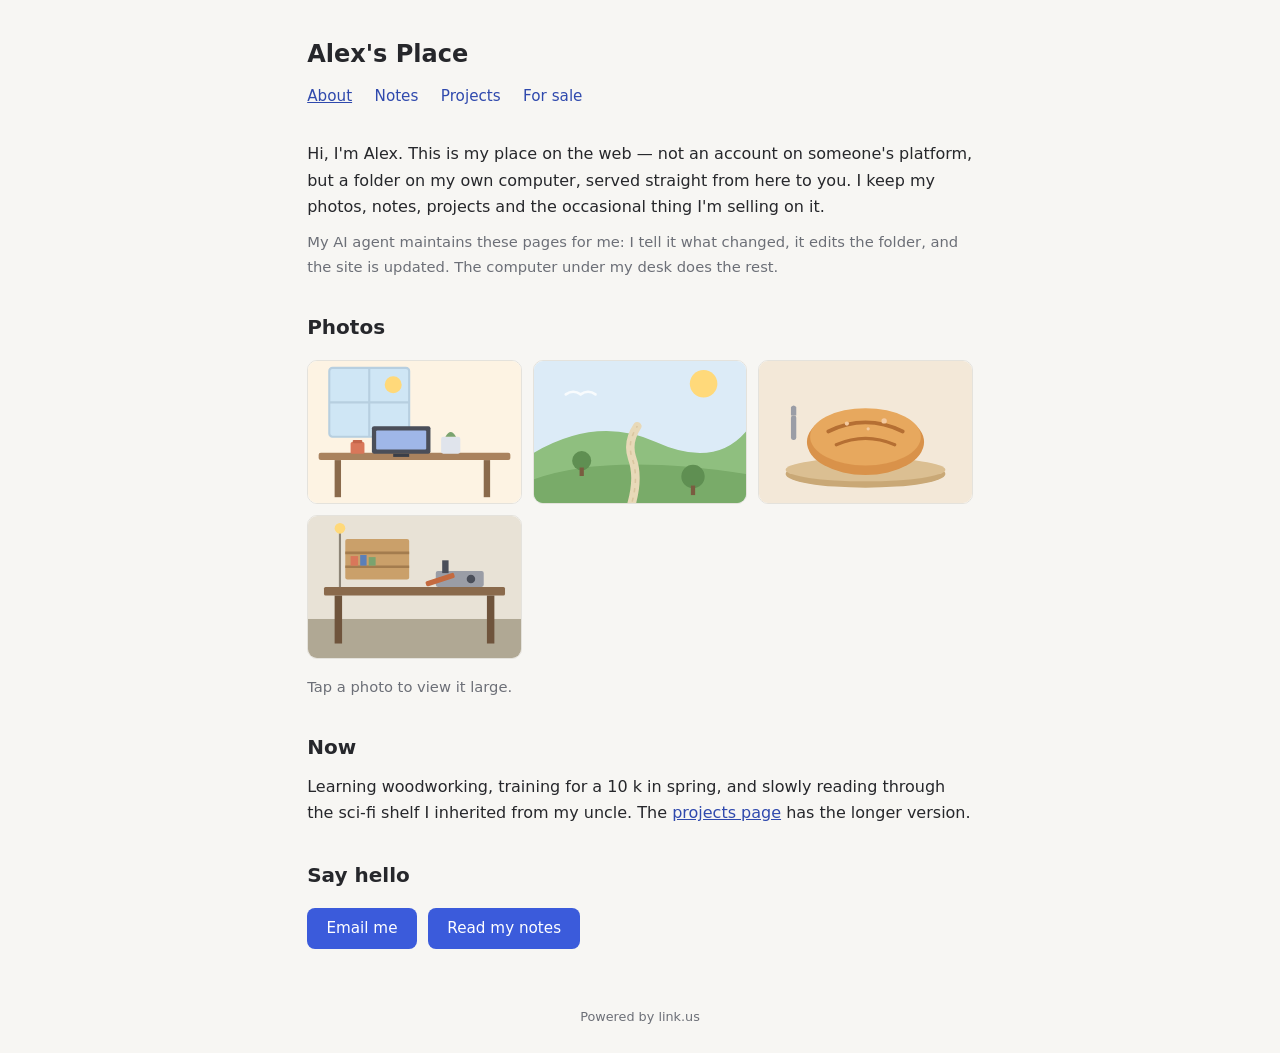
<file: web/starter/index.html>
<!doctype html>
<html lang="en">
<head>
<meta charset="utf-8">
<meta name="viewport" content="width=device-width, initial-scale=1">
<title>Alex's Place</title>
<link rel="stylesheet" href="style.css">
</head>
<body>
<div class="wrap">
  <header><h1><a href="index.html">Alex's Place</a></h1></header>
  <nav>
    <a href="index.html" aria-current="page">About</a>
    <a href="notes.html">Notes</a>
    <a href="projects.html">Projects</a>
    <a href="for-sale.html">For sale</a>
  </nav>

  <p>Hi, I'm Alex. This is my place on the web — not an account on
  someone's platform, but a folder on my own computer, served straight
  from here to you. I keep my photos, notes, projects and the occasional
  thing I'm selling on it.</p>

  <p class="muted">My AI agent maintains these pages for me: I tell it
  what changed, it edits the folder, and the site is updated. The
  computer under my desk does the rest.</p>

  <h2>Photos</h2>
  <div class="gallery">
    <img src="photos/desk.svg" alt="My desk by the window, morning light">
    <img src="photos/trail.svg" alt="The hill trail I run on Sundays">
    <img src="photos/loaf.svg" alt="Saturday's sourdough, best one yet">
    <img src="photos/workbench.svg" alt="The garage workbench, mid-project">
  </div>
  <p class="muted">Tap a photo to view it large.</p>

  <h2>Now</h2>
  <p>Learning woodworking, training for a 10&nbsp;k in spring, and slowly
  reading through the sci-fi shelf I inherited from my uncle. The
  <a href="projects.html">projects page</a> has the longer version.</p>

  <h2>Say hello</h2>
  <p>
    <a class="btn" href="mailto:alex@example.com">Email me</a>
    <a class="btn" href="notes.html">Read my notes</a>
  </p>
</div>

<div id="lightbox" aria-hidden="true"><img alt=""></div>
<script>
// A tiny gallery lightbox. The site's own scripts run because a
// published site has its own origin; keep offline.html script-free —
// scripts never run there.
(function () {
  var box = document.getElementById("lightbox");
  var big = box.querySelector("img");
  document.querySelectorAll(".gallery img").forEach(function (img) {
    img.addEventListener("click", function () {
      big.src = img.src;
      big.alt = img.alt;
      box.classList.add("open");
    });
  });
  box.addEventListener("click", function () { box.classList.remove("open"); });
  document.addEventListener("keydown", function (e) {
    if (e.key === "Escape") box.classList.remove("open");
  });
})();
</script>
<footer class="powered"><a href="https://link.us" target="_blank" rel="noopener">Powered by link.us</a></footer>
</body>
</html>
</file>
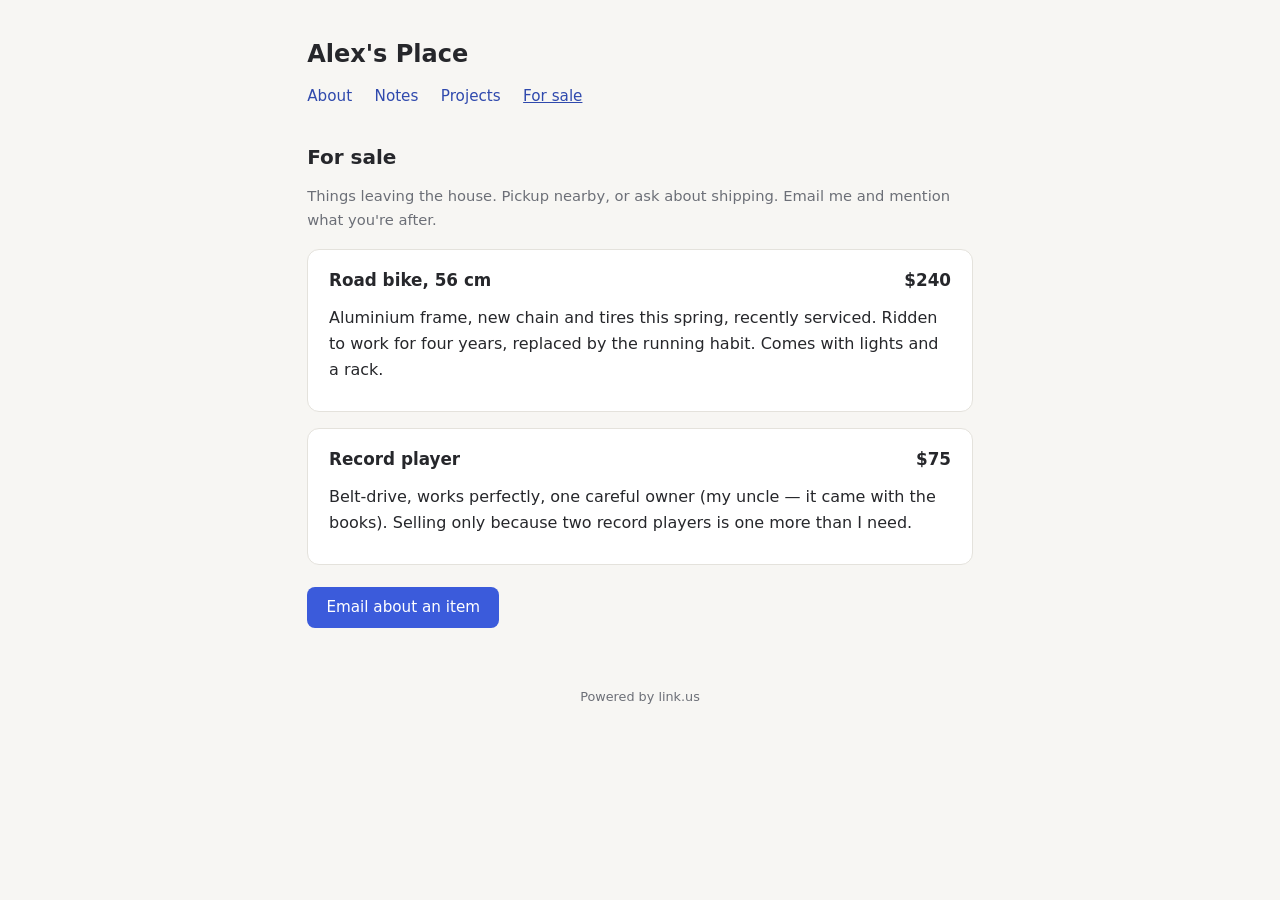
<file: web/starter/for-sale.html>
<!doctype html>
<html lang="en">
<head>
<meta charset="utf-8">
<meta name="viewport" content="width=device-width, initial-scale=1">
<title>For sale — Alex's Place</title>
<link rel="stylesheet" href="style.css">
</head>
<body>
<div class="wrap">
  <header><h1><a href="index.html">Alex's Place</a></h1></header>
  <nav>
    <a href="index.html">About</a>
    <a href="notes.html">Notes</a>
    <a href="projects.html">Projects</a>
    <a href="for-sale.html" aria-current="page">For sale</a>
  </nav>

  <h2>For sale</h2>
  <p class="muted">Things leaving the house. Pickup nearby, or ask about
  shipping. Email me and mention what you're after.</p>

  <div class="card">
    <h3>Road bike, 56&nbsp;cm <span class="price">$240</span></h3>
    <p>Aluminium frame, new chain and tires this spring, recently
    serviced. Ridden to work for four years, replaced by the running
    habit. Comes with lights and a rack.</p>
  </div>

  <div class="card">
    <h3>Record player <span class="price">$75</span></h3>
    <p>Belt-drive, works perfectly, one careful owner (my uncle — it came
    with the books). Selling only because two record players is one more
    than I need.</p>
  </div>

  <p>
    <a class="btn" href="mailto:alex@example.com?subject=For%20sale">Email about an item</a>
  </p>
</div>
<footer class="powered"><a href="https://link.us" target="_blank" rel="noopener">Powered by link.us</a></footer>
</body>
</html>
</file>
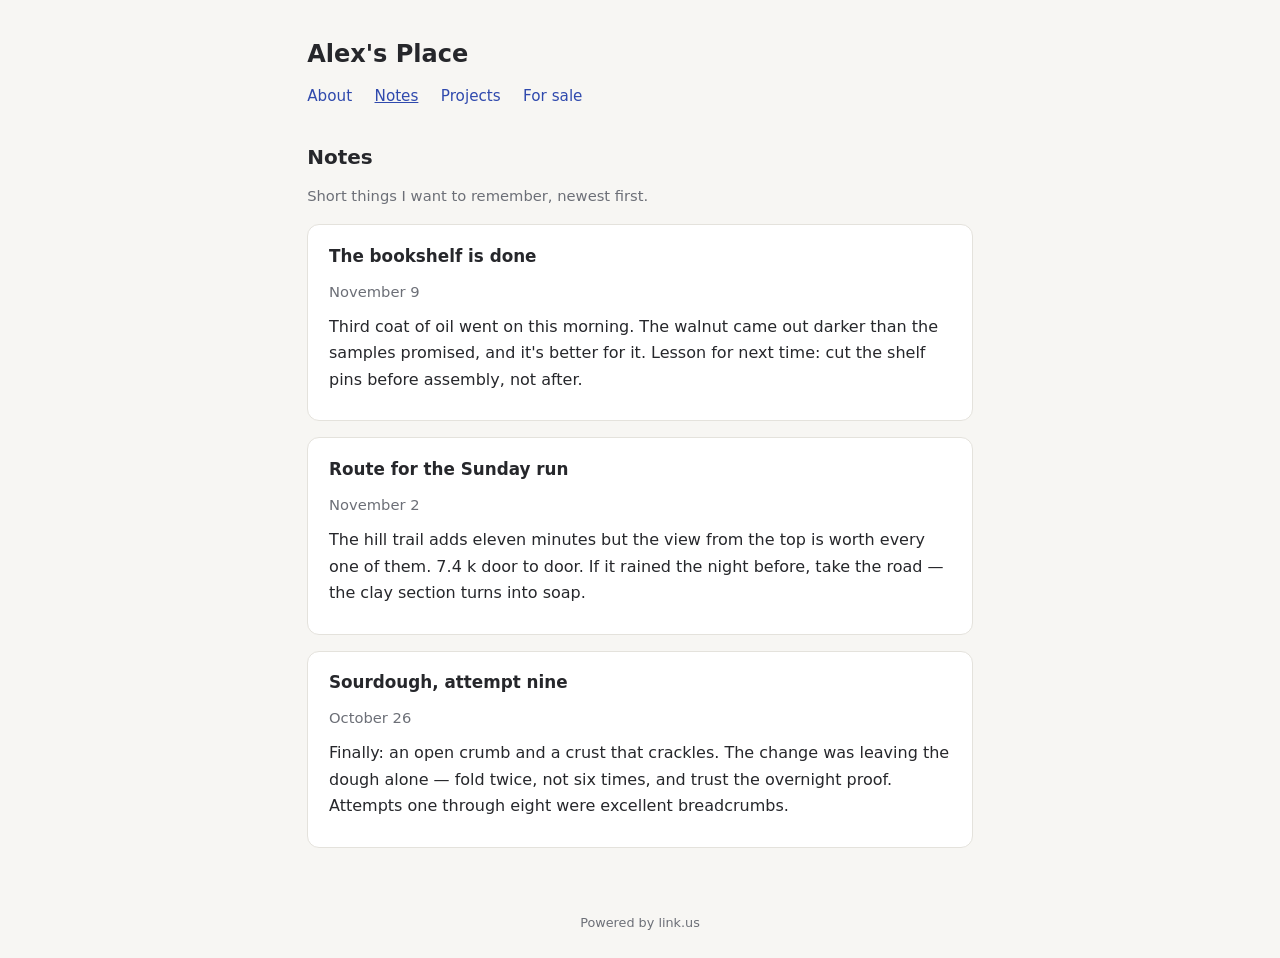
<file: web/starter/notes.html>
<!doctype html>
<html lang="en">
<head>
<meta charset="utf-8">
<meta name="viewport" content="width=device-width, initial-scale=1">
<title>Notes — Alex's Place</title>
<link rel="stylesheet" href="style.css">
</head>
<body>
<div class="wrap">
  <header><h1><a href="index.html">Alex's Place</a></h1></header>
  <nav>
    <a href="index.html">About</a>
    <a href="notes.html" aria-current="page">Notes</a>
    <a href="projects.html">Projects</a>
    <a href="for-sale.html">For sale</a>
  </nav>

  <h2>Notes</h2>
  <p class="muted">Short things I want to remember, newest first.</p>

  <div class="card">
    <h3>The bookshelf is done</h3>
    <p class="muted">November 9</p>
    <p>Third coat of oil went on this morning. The walnut came out darker
    than the samples promised, and it's better for it. Lesson for next
    time: cut the shelf pins before assembly, not after.</p>
  </div>

  <div class="card">
    <h3>Route for the Sunday run</h3>
    <p class="muted">November 2</p>
    <p>The hill trail adds eleven minutes but the view from the top is
    worth every one of them. 7.4&nbsp;k door to door. If it rained the
    night before, take the road — the clay section turns into soap.</p>
  </div>

  <div class="card">
    <h3>Sourdough, attempt nine</h3>
    <p class="muted">October 26</p>
    <p>Finally: an open crumb and a crust that crackles. The change was
    leaving the dough alone — fold twice, not six times, and trust the
    overnight proof. Attempts one through eight were excellent
    breadcrumbs.</p>
  </div>
</div>
<footer class="powered"><a href="https://link.us" target="_blank" rel="noopener">Powered by link.us</a></footer>
</body>
</html>
</file>
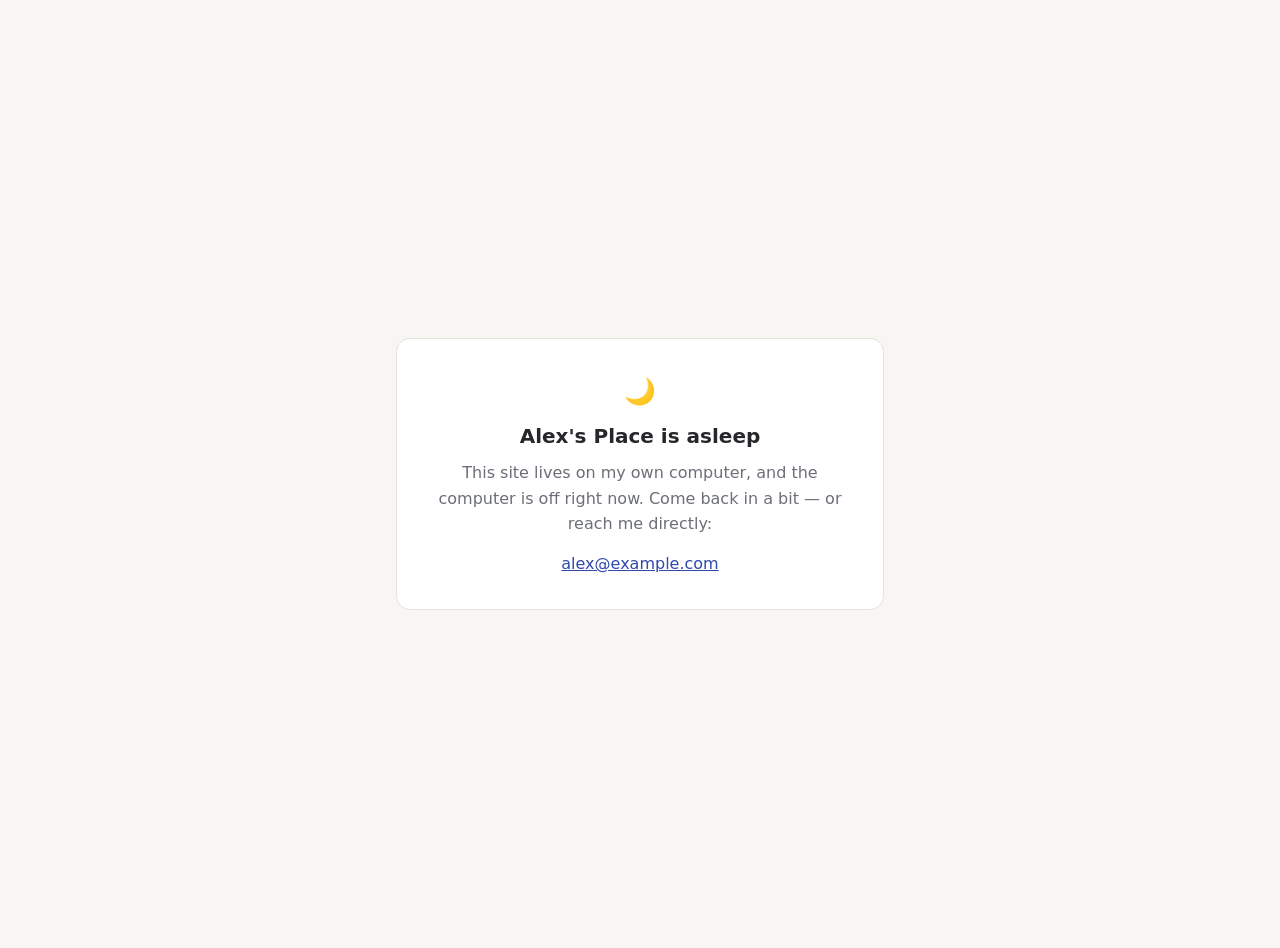
<file: web/starter/offline.html>
<!doctype html>
<html lang="en">
<head>
<meta charset="utf-8">
<meta name="viewport" content="width=device-width, initial-scale=1">
<title>Alex's Place — back soon</title>
<!-- The offline homepage must be fully self-contained: inline styles,
     no scripts (they never run here), no external stylesheets or fonts.
     Images: data: URIs (count toward the 64 KB cap) or https: URLs.
     Links: target="_blank" (new tab) or target="_top" (same tab). -->
</head>
<body style="margin:0;font-family:system-ui,-apple-system,'Segoe UI',sans-serif;
             background:#f7f6f3;color:#26272b;display:flex;min-height:100vh;
             align-items:center;justify-content:center;padding:1.5rem;line-height:1.6">
  <div style="max-width:26rem;background:#fff;border:1px solid #e4e2dc;
              border-radius:14px;padding:2rem 2.2rem;text-align:center">
    <div style="font-size:1.6rem">&#127769;</div>
    <h1 style="font-size:1.25rem;margin:.5rem 0">Alex's Place is asleep</h1>
    <p style="margin:.5rem 0;color:#6c6f77">This site lives on my own
    computer, and the computer is off right now. Come back in a bit — or
    reach me directly:</p>
    <p style="margin:.9rem 0 0">
      <a href="mailto:alex@example.com"
         style="color:#2f49ad">alex@example.com</a>
    </p>
  </div>
</body>
</html>
</file>
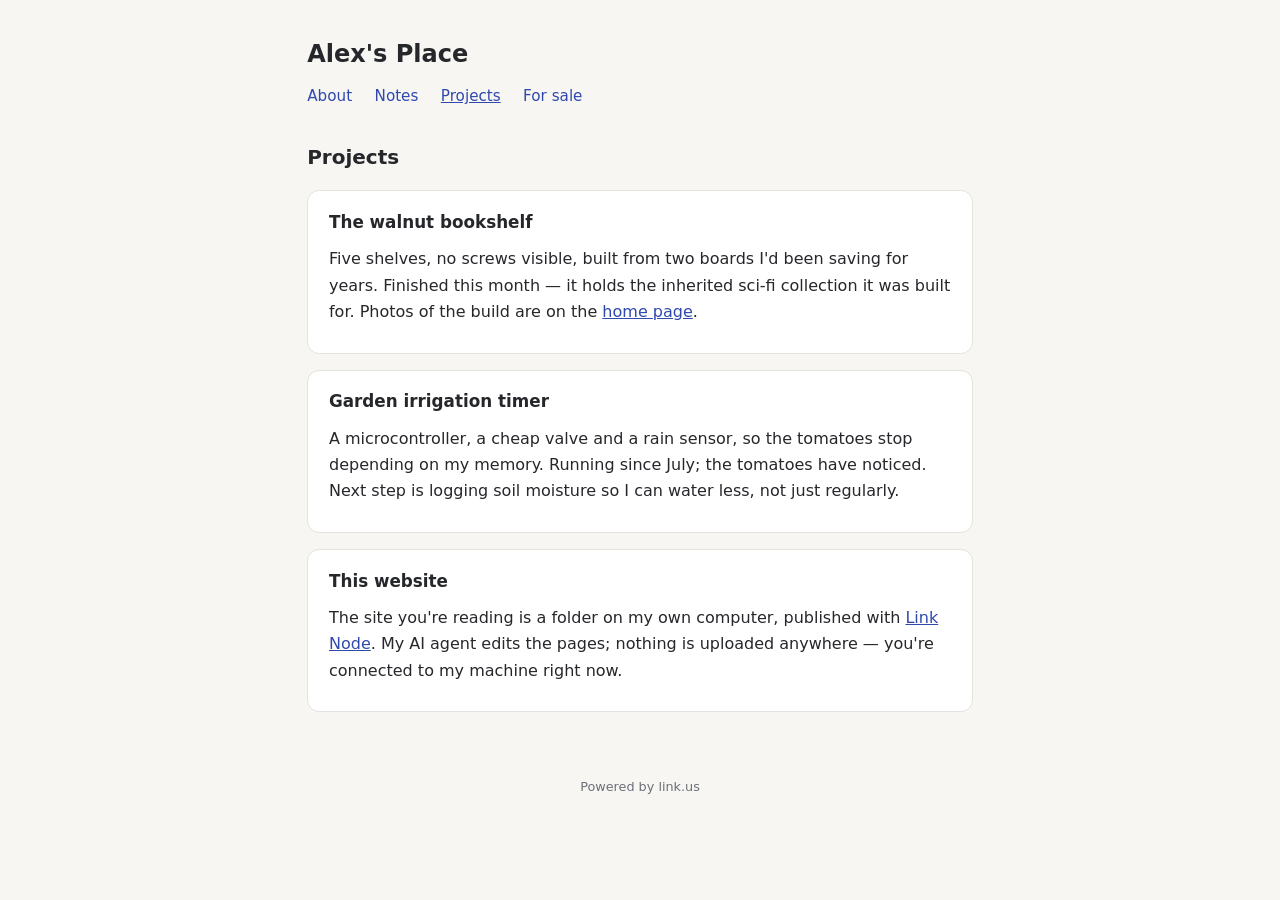
<file: web/starter/projects.html>
<!doctype html>
<html lang="en">
<head>
<meta charset="utf-8">
<meta name="viewport" content="width=device-width, initial-scale=1">
<title>Projects — Alex's Place</title>
<link rel="stylesheet" href="style.css">
</head>
<body>
<div class="wrap">
  <header><h1><a href="index.html">Alex's Place</a></h1></header>
  <nav>
    <a href="index.html">About</a>
    <a href="notes.html">Notes</a>
    <a href="projects.html" aria-current="page">Projects</a>
    <a href="for-sale.html">For sale</a>
  </nav>

  <h2>Projects</h2>

  <div class="card">
    <h3>The walnut bookshelf</h3>
    <p>Five shelves, no screws visible, built from two boards I'd been
    saving for years. Finished this month — it holds the inherited sci-fi
    collection it was built for. Photos of the build are on the
    <a href="index.html">home page</a>.</p>
  </div>

  <div class="card">
    <h3>Garden irrigation timer</h3>
    <p>A microcontroller, a cheap valve and a rain sensor, so the
    tomatoes stop depending on my memory. Running since July; the
    tomatoes have noticed. Next step is logging soil moisture so I can
    water less, not just regularly.</p>
  </div>

  <div class="card">
    <h3>This website</h3>
    <p>The site you're reading is a folder on my own computer, published
    with <a href="https://github.com/betterbotbureau/linkus">Link
    Node</a>. My AI agent edits the pages; nothing is uploaded anywhere —
    you're connected to my machine right now.</p>
  </div>
</div>
<footer class="powered"><a href="https://link.us" target="_blank" rel="noopener">Powered by link.us</a></footer>
</body>
</html>
</file>
<file: web/starter/style.css>
/* Alex's Place — shared stylesheet. Loaded as a separate file on purpose:
   stylesheets, images and pages all travel over the same peer-to-peer
   channel from the owner's computer. */
:root {
  --ink: #26272b; --soft: #6c6f77; --bg: #f7f6f3; --card: #ffffff;
  --accent: #3b5bdb; --accent-dark: #2f49ad; --line: #e4e2dc;
}
@media (prefers-color-scheme: dark) {
  :root {
    --ink: #e8e6e1; --soft: #9a9da6; --bg: #1b1c20; --card: #24262c;
    --accent: #7c96f4; --accent-dark: #a9bbf8; --line: #34363d;
  }
}
* { box-sizing: border-box; }
body {
  margin: 0; font-family: system-ui, -apple-system, "Segoe UI", sans-serif;
  color: var(--ink); background: var(--bg); line-height: 1.65;
}
.wrap { max-width: 44rem; margin: 0 auto; padding: 0 1.2rem 3rem; }
header { padding: 2.2rem 0 0; }
header h1 { font-size: 1.5rem; margin: 0; }
header h1 a { color: var(--ink); text-decoration: none; }
nav { margin: .6rem 0 2rem; font-size: .95rem; }
nav a { color: var(--accent-dark); text-decoration: none; margin-right: 1.1rem; }
nav a:hover, nav a[aria-current] { text-decoration: underline; }
h2 { font-size: 1.25rem; margin: 2rem 0 .6rem; }
p { margin: .6rem 0; }
.muted { color: var(--soft); font-size: .92rem; }
a { color: var(--accent-dark); }
.card {
  background: var(--card); border: 1px solid var(--line);
  border-radius: 12px; padding: 1.1rem 1.3rem; margin: 1rem 0;
}
.card h3 { margin: 0 0 .3rem; font-size: 1.05rem; }
.gallery {
  display: grid; grid-template-columns: repeat(auto-fit, minmax(10rem, 1fr));
  gap: .7rem; margin: 1rem 0;
}
.gallery img {
  width: 100%; height: 9rem; object-fit: cover; border-radius: 10px;
  display: block; border: 1px solid var(--line); background: var(--card);
  cursor: zoom-in;
}
.btn {
  display: inline-block; background: var(--accent); color: #fff;
  text-decoration: none; padding: .5rem 1.2rem; border-radius: 8px;
  margin: .4rem .4rem 0 0; font-size: .95rem;
}
.btn:hover { background: var(--accent-dark); color: #fff; }
.price { float: right; font-weight: 600; }
#lightbox {
  position: fixed; inset: 0; background: rgba(15, 16, 22, .88);
  display: none; align-items: center; justify-content: center;
  cursor: zoom-out; padding: 2rem;
}
#lightbox.open { display: flex; }
#lightbox img { max-width: 100%; max-height: 100%; border-radius: 10px; }

/* The very bottom of every page. */
.powered { text-align: center; font-size: .8rem; padding: 0 1.2rem 1.6rem; }
.powered a { color: var(--soft); text-decoration: none; }
.powered a:hover { text-decoration: underline; }
</file>
